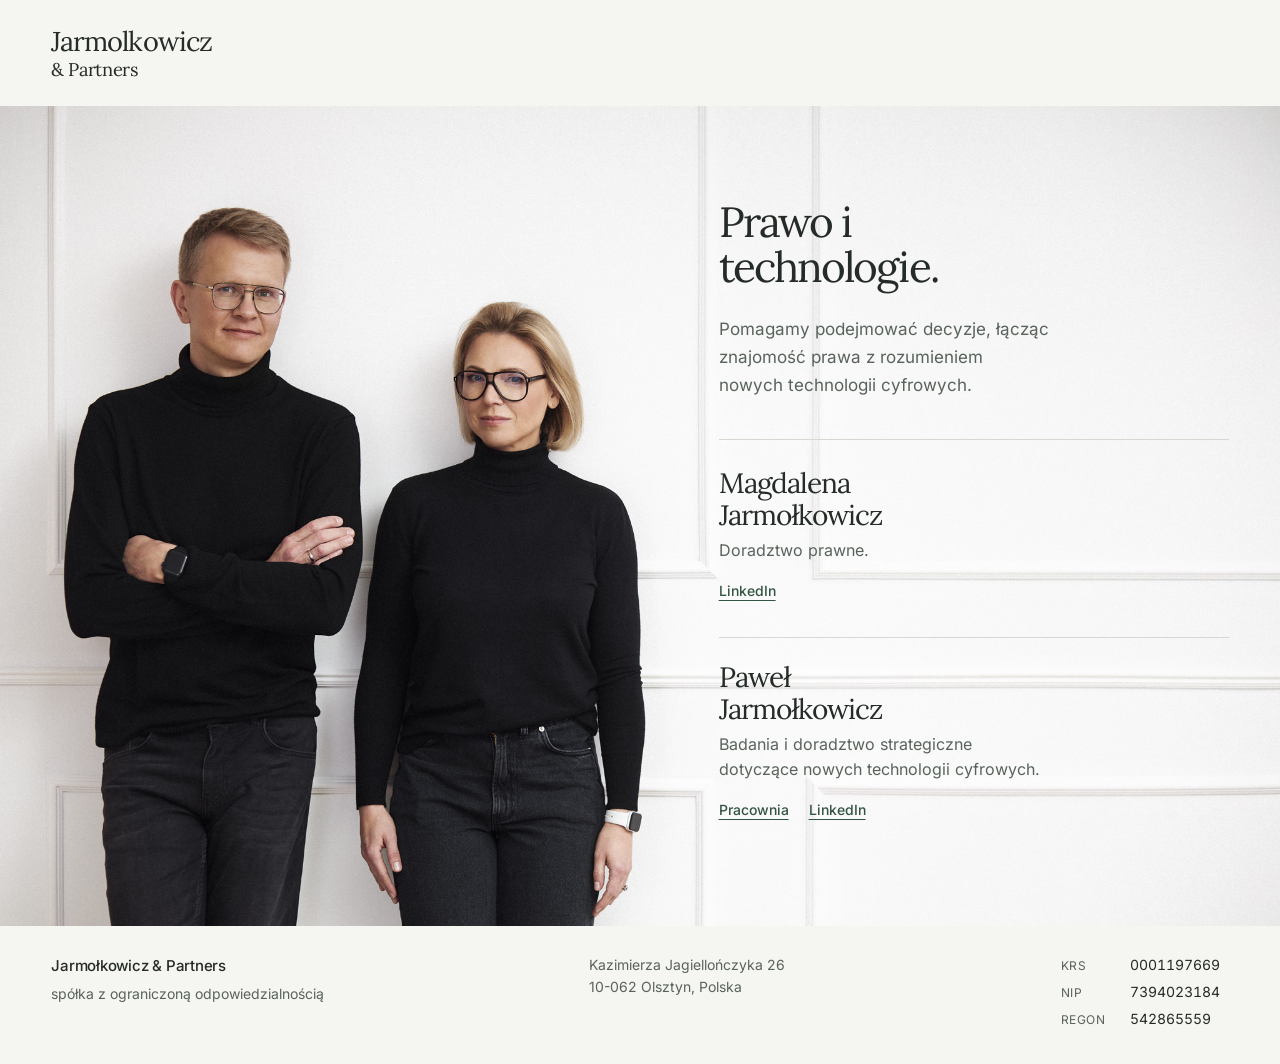
<file: index.html>
<!doctype html>
<html lang="pl" prefix="og: https://ogp.me/ns#">
<head>
  <meta charset="utf-8">
  <meta name="viewport" content="width=device-width, initial-scale=1">
  <title>Jarmołkowicz &amp; Partners | Prawo i technologie</title>
  <meta name="description" content="Doradztwo prawne oraz badania i doradztwo strategiczne dotyczące nowych technologii cyfrowych. Magdalena i Paweł Jarmołkowicz.">
  <meta name="robots" content="index, follow, max-image-preview:large">
  <link rel="canonical" href="https://www.jarmolkowicz.pl/">

  <meta property="og:type" content="website">
  <meta property="og:locale" content="pl_PL">
  <meta property="og:site_name" content="Jarmołkowicz &amp; Partners">
  <meta property="og:title" content="Jarmołkowicz &amp; Partners | Prawo i technologie">
  <meta property="og:description" content="Doradztwo prawne oraz badania i doradztwo strategiczne dotyczące nowych technologii cyfrowych. Magdalena i Paweł Jarmołkowicz.">
  <meta property="og:url" content="https://www.jarmolkowicz.pl/">
  <meta property="og:image" content="https://www.jarmolkowicz.pl/assets/social-preview.jpg">
  <meta property="og:image:type" content="image/jpeg">
  <meta property="og:image:width" content="1200">
  <meta property="og:image:height" content="630">
  <meta property="og:image:alt" content="Logo Jarmolkowicz &amp; Partners na jasnym tle">

  <meta name="twitter:card" content="summary_large_image">
  <meta name="twitter:title" content="Jarmołkowicz &amp; Partners | Prawo i technologie">
  <meta name="twitter:description" content="Doradztwo prawne oraz badania i doradztwo strategiczne dotyczące nowych technologii cyfrowych. Magdalena i Paweł Jarmołkowicz.">
  <meta name="twitter:image" content="https://www.jarmolkowicz.pl/assets/social-preview.jpg">
  <meta name="twitter:image:alt" content="Logo Jarmolkowicz &amp; Partners na jasnym tle">

  <meta name="theme-color" content="#f5f5f2">
  <link rel="icon" href="assets/favicon.svg" type="image/svg+xml">
  <link rel="stylesheet" href="style.css">
</head>
<body>
  <a class="skip-link" href="#osoby">Przejdź do treści</a>
  <header class="header">
    <p class="wordmark">Jarmolkowicz<span>&amp; Partners</span></p>
  </header>
  <main class="card" id="osoby" aria-labelledby="page-title">
    <div class="visual">
    <img class="portrait" src="assets/pawel-i-magda.jpg" alt="Paweł i Magdalena Jarmołkowicz" width="2048" height="1366" fetchpriority="high">
    </div>
    <div class="people">
      <div class="introduction">
        <h1 class="headline" id="page-title">Prawo i<br> technologie.</h1>
        <p class="summary">Pomagamy podejmowa&#263; decyzje, &#322;&#261;cz&#261;c znajomo&#347;&#263; prawa z rozumieniem nowych technologii cyfrowych.</p>
      </div>
      <div class="profiles">
      <section class="person" aria-labelledby="magda-name">
        <h2 id="magda-name">Magdalena<br> Jarmołkowicz</h2>
        <p>Doradztwo prawne.</p>
        <a href="https://www.linkedin.com/in/magdalenajarmolkowicz/" target="_blank" rel="noopener noreferrer" aria-label="Magdalena Jarmołkowicz na LinkedIn">LinkedIn</a>
      </section>
      <section class="person" aria-labelledby="pawel-name">
        <h2 id="pawel-name">Paweł<br> Jarmołkowicz</h2>
        <p>Badania i doradztwo strategiczne dotycz&#261;ce nowych technologii cyfrowych.</p>
        <div class="links">
          <a href="https://www.jarmolkowicz.com/" target="_blank" rel="noopener noreferrer">Pracownia</a>
          <a href="https://www.linkedin.com/in/jarmolkowicz/" target="_blank" rel="noopener noreferrer" aria-label="Paweł Jarmołkowicz na LinkedIn">LinkedIn</a>
        </div>
      </section>
          </div>
    </div>
  </main>
  <footer class="footer">
    <div class="company">
      <p class="company-name">Jarmo&#322;kowicz &amp; Partners</p>
      <p class="company-form">sp&#243;&#322;ka z ograniczon&#261; odpowiedzialno&#347;ci&#261;</p>
    </div>
    <address class="company-address">Kazimierza Jagiello&#324;czyka 26<br>10-062 Olsztyn, Polska</address>
    <dl class="registration" aria-label="Dane rejestrowe sp&#243;&#322;ki">
      <div><dt>KRS</dt><dd>0001197669</dd></div>
      <div><dt>NIP</dt><dd>7394023184</dd></div>
      <div><dt>REGON</dt><dd>542865559</dd></div>
    </dl>
  </footer>
</body>
</html>
</file>
<file: style.css>
@charset "UTF-8";
@font-face {
  font-family: 'Inter';
  font-style: normal;
  font-weight: 400;
  font-display: swap;
  src: url(assets/fonts/inter-400.ttf) format('truetype');
}
@font-face {
  font-family: 'Inter';
  font-style: normal;
  font-weight: 500;
  font-display: swap;
  src: url(assets/fonts/inter-500.ttf) format('truetype');
}
@font-face {
  font-family: 'Lora';
  font-style: normal;
  font-weight: 400;
  font-display: swap;
  src: url(assets/fonts/lora-400.ttf) format('truetype');
}
:root{
 color-scheme:light;
 --paper:#f5f5f2;--ink:#252b27;--muted:#59635c;--link:#335442;--line:#d4d9d2;
 --serif:'Lora',Georgia,serif;--sans:'Inter','Segoe UI',Arial,sans-serif;
 --gutter:clamp(1.5rem,4vw,4rem);--page-width:1600px
}
*{box-sizing:border-box}
html{scroll-behavior:smooth}
body{margin:0;background:var(--paper);color:var(--ink);font-family:var(--sans);font-size:1rem;line-height:1.6;-webkit-font-smoothing:antialiased}
a{color:var(--link);text-decoration-thickness:1px;text-underline-offset:.25em}
a:hover{text-decoration-thickness:2px}
a:focus-visible{outline:2px solid var(--link);outline-offset:4px;border-radius:2px}
.skip-link{position:fixed;top:1rem;left:1rem;z-index:10;transform:translateY(-220%);padding:.75rem 1rem;background:var(--ink);color:#fff}
.skip-link:focus{transform:none}
.header,.card,.footer{width:min(100%,var(--page-width));margin-inline:auto}
.header{padding:1.6rem var(--gutter)}
.wordmark{font-family:var(--serif);font-weight:400;font-size:1.7rem;letter-spacing:-.035em;line-height:1.15;margin:0}
.wordmark span{display:block;font-size:1.15rem;letter-spacing:-.02em;margin-top:.15rem}
.card{display:grid;grid-template-columns:minmax(0,1.28fr) minmax(0,1fr);position:relative;isolation:isolate;min-height:820px;background:#eeefec}
.visual{position:absolute;inset:0;z-index:-1;min-width:0;background:#eeefec;overflow:hidden}
.portrait{display:block;width:100%;height:100%;position:absolute;inset:0;object-fit:cover;object-position:35% 35%}
.people{grid-column:2;align-self:center;min-width:0;padding:3rem var(--gutter) 3rem 0}
.headline{font-family:var(--serif);font-size:clamp(2.5rem,3.3vw,3.25rem);font-weight:400;letter-spacing:-.045em;line-height:1.08;margin:0}
.summary{font-size:1.0625rem;color:var(--muted);line-height:1.65;max-width:30ch;margin:1.5rem 0 2.5rem}
.profiles{display:grid;gap:1.5rem;border-top:1px solid var(--line);padding-top:1.75rem}
.person{min-width:0}
.person+.person{border-top:1px solid var(--line);padding-top:1.5rem}
.person h2{font-family:var(--serif);font-size:clamp(1.75rem,2.1vw,2rem);font-weight:400;letter-spacing:-.035em;line-height:1.12;margin:0}
.person p{font-size:1rem;line-height:1.55;color:var(--muted);max-width:33ch;margin:.45rem 0 .4rem}
.links{display:flex;flex-wrap:wrap;gap:.25rem 1.25rem}
.person a{display:inline-flex;align-items:center;min-height:44px;font-size:.875rem;font-weight:500}
.footer{padding:1.75rem var(--gutter) 2rem;display:grid;grid-template-columns:minmax(0,1.15fr) minmax(0,1fr) max-content;align-items:start;gap:1.5rem 2.5rem;font-size:.875rem;line-height:1.6}
.footer p,.footer dl,.footer dd{margin:0}
.company-name{font-size:.9375rem;font-weight:500;letter-spacing:-.015em;margin-bottom:.3rem!important}
.company-form{max-width:19rem;color:var(--muted)}
.company-address{font-style:normal;color:var(--muted)}
.registration{display:grid;gap:.25rem;font-variant-numeric:tabular-nums}
.registration>div{display:grid;grid-template-columns:3.8rem 11ch;gap:.5rem;align-items:baseline}
.registration dt{font-size:.75rem;letter-spacing:.035em;line-height:1.85;color:var(--muted)}
.registration dd{font-size:.875rem;line-height:1.6;white-space:nowrap}
@media(max-width:1000px){
 .card{grid-template-columns:minmax(0,1fr);min-height:0}
 .visual{position:relative;inset:auto;z-index:auto;aspect-ratio:1.6;max-height:580px}
 .portrait{object-position:left 30%}
 .people{grid-column:1;padding:2.5rem var(--gutter) 2.75rem;background:var(--paper)}
 .headline{font-size:clamp(2.75rem,6vw,3.75rem)}
 .headline br{display:none}
 .summary{max-width:48ch;margin-bottom:2rem}
 .profiles{grid-template-columns:repeat(2,minmax(0,1fr));gap:2.5rem}
 .person+.person{border-top:0;padding-top:0}
 .footer{grid-template-columns:minmax(0,1fr) minmax(0,1fr)}
 .registration{grid-column:1/-1;grid-template-columns:repeat(3,max-content);gap:.5rem 2rem}
}
@media(max-width:600px){
 :root{--gutter:1.5rem}
 .header{padding-block:1.25rem}
 .wordmark{font-size:1.5rem}.wordmark span{font-size:1.05rem}
 .visual{aspect-ratio:1.1;max-height:none}
 .people{padding-block:2rem 2.25rem}
 .headline{font-size:clamp(2.5rem,9vw,3.25rem)}
 .headline br{display:initial}
 .summary{font-size:1rem;max-width:34ch;margin:1.25rem 0 1.75rem}
 .profiles{grid-template-columns:minmax(0,1fr);padding-top:1.5rem;gap:1.25rem}
 .person+.person{border-top:1px solid var(--line);padding-top:1.25rem}
 .person h2{font-size:clamp(1.75rem,6vw,2rem)}
 .person p{max-width:34ch}
 .footer{grid-template-columns:minmax(0,1fr);row-gap:1.25rem;padding-block:1.5rem 1.75rem}
 .registration{grid-column:auto;grid-template-columns:minmax(0,1fr);gap:.2rem}
}
@media(prefers-reduced-motion:reduce){html{scroll-behavior:auto}}
</file>
